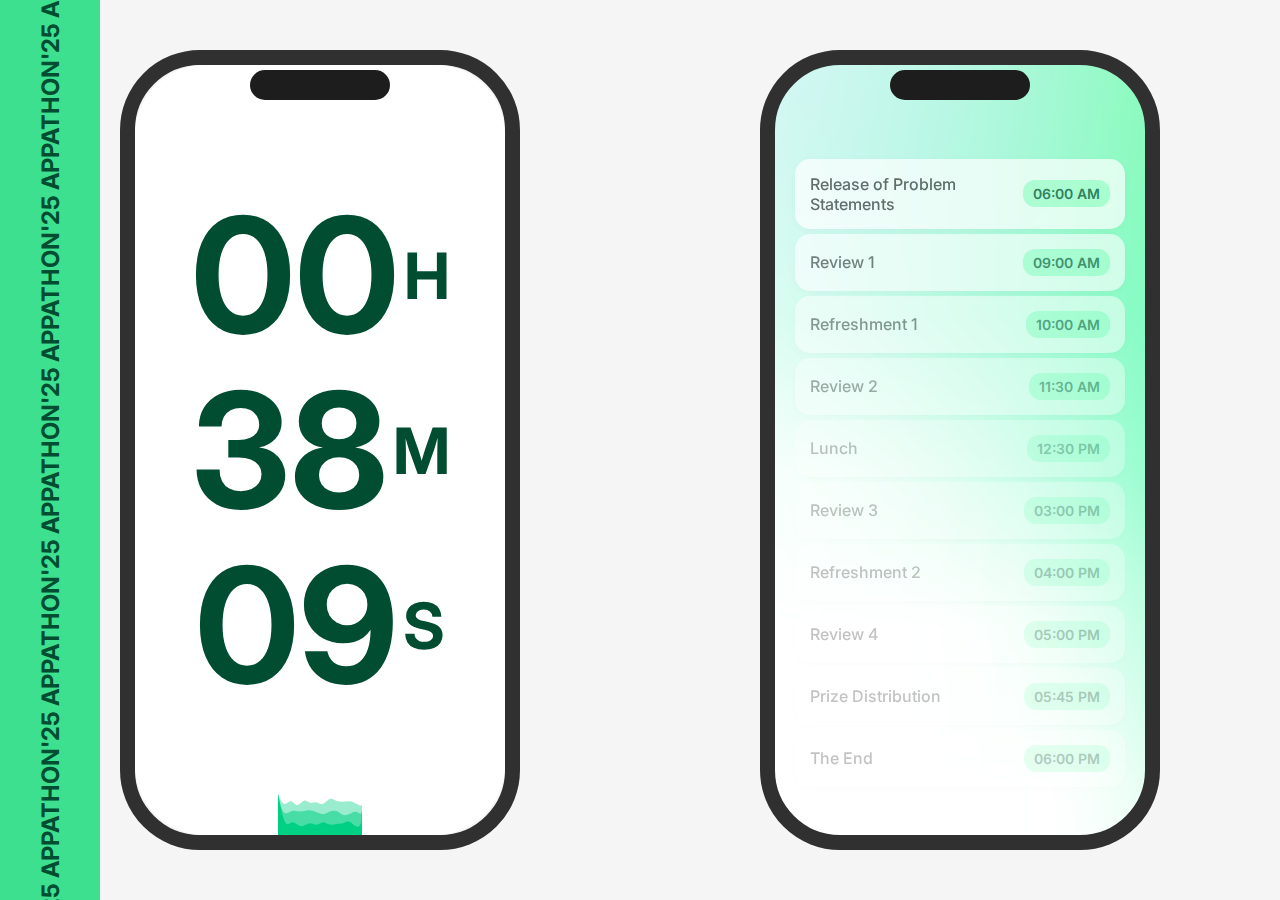
<file: index.html>
<!DOCTYPE html>
<html lang="en">

<head>
  <meta charset="UTF-8">
  <meta name="viewport" content="width=device-width, initial-scale=1.0">
  <title>APPATHON Countdown</title>
  <link rel="preconnect" href="https://fonts.googleapis.com">
  <link rel="preconnect" href="https://fonts.gstatic.com" crossorigin>
  <link href="https://fonts.googleapis.com/css2?family=Inter:wght@400;500;600;700&display=swap" rel="stylesheet">
  <style>
    :root {
      --primary-green: #3DE08F;
      --dark-green: #004D31;
      --light-green: #E0FFE9;
      --medium-green: #B0FFD2;
    }

    * {
      margin: 0;
      padding: 0;
      box-sizing: border-box;
      font-family: 'Inter', sans-serif;
    }

    body {
      background-color: #f5f5f5;
      /* display: flex; */
      flex-direction: row;
      /* align-items: flex-start; */
      height: 100vh;
      width: 100vw;
      overflow-x: hidden;
    }

    /* Marquee Section */
    .marquee-section {
      display: flex;
      background-color: var(--primary-green);
      color: var(--dark-green);
      font-weight: 700;
      font-size: 24px;
      padding: 15px 0;
      overflow: clip;
      position: absolute;
      height: 100vh;
      width: 100px;
      display: flex;
      align-items: center;
      justify-content: center;
    }

    .marquee-content {
      display: flex;
      white-space: nowrap;
      animation: marquee 30s linear infinite;
      text-orientation: sideways;
      writing-mode: sideways-lr;
      align-items: center;
      justify-content: center;
    }

    .marquee-item {
      padding: 0 20px;
    }

    @keyframes marquee {
      0% {
        transform: translateY(50%);
      }

      100% {
        transform: translateY(-50%);
      }
    }

    /* Main Container */
    .main-container {
      display: flex;
      justify-content: center;
      align-items: center;
      /* flex-wrap: wrap; */
      padding: 40px 20px;
      width: 100vw;
      height: 100vh;
      gap: 200px;
    }

    /* Phone Containers */
    .phone-container {
      width: 400px;
      height: 800px;
      border: 15px solid #303030;
      border-radius: 80px;
      padding: 0px;
      position: relative;
      margin: 20px;
    }

    .phone-screen {
      width: 100%;
      height: 100%;
      background-color: white;
      border-radius: 30px;
      overflow: hidden;
      position: relative;
    }

    .dynamic-island {
      position: absolute;
      top: 5px;
      left: 50%;
      transform: translateX(-50%);
      width: 140px;
      height: 30px;
      background-color: #1d1d1d;
      border-radius: 20px;
      z-index: 10;
    }

    /* Timer Phone */
    .phone-screen {
      color: var(--dark-green);
      display: flex;
      flex-direction: column;
      justify-content: center;
      align-items: center;
      text-align: center;
      border-radius: 70px;
      overflow: hidden;
    }

    .timer-container {
      display: flex;
      align-items: center;
      flex-direction: column;
      gap: 15px;
      width: 80%;
      z-index: 2;
    }

    .timer-value {
      font-size: 160px;
      font-weight: 700;
      line-height: 1;
    }

    .timer-unit {
      font-size: 64px;
      font-weight: 700;
      margin-left: 5px;
    }

    /* Agenda Phone */
    .agenda-phone .phone-screen {
      padding-top: 60px;
      display: flex;
      flex-direction: column;
      align-items: center;
      gap: 15px;
      padding: 60px 15px 15px;
      background: none;
    }

    .agenda-item {
      width: 100%;
      background-color: white;
      border-radius: 15px;
      padding: 15px;
      display: flex;
      justify-content: space-between;
      align-items: center;
      box-shadow: 0 2px 10px rgba(0, 0, 0, 0.05);
      transition: all 0.3s ease;
    }

    .agenda-title {
      font-weight: 500;
      color: #333;
      width: 200px;
      overflow: hidden;
      text-align: left;
    }

    .agenda-time {
      background-color: var(--medium-green);
      color: var(--dark-green);
      padding: 5px 10px;
      border-radius: 12px;
      font-weight: 600;
      font-size: 14px;
    }

    .agenda-next {
      transform: scale(1.05);
      background-color: var(--primary-green);
      box-shadow: 0 5px 15px rgba(61, 224, 143, 0.3);
    }

    .agenda-next .agenda-title {
      font-weight: 700;
      color: var(--dark-green);
    }

    .agenda-completed {
      opacity: 0.6;
    }

    .agenda-upcoming {
      opacity: 0.8;
    }

    @keyframes fadeIn {
      from {
        opacity: 0;
        transform: translateY(20px);
      }

      to {
        opacity: 1;
        transform: translateY(0);
      }
    }

    .new-agenda {
      animation: fadeIn 0.5s ease-out forwards;
    }

    .timer-container>div {
      display: flex;
      align-items: center;
      justify-content: center;
      width: 100%;
    }

    svg#wave-svg {
      display: none;
      border-radius: 30px;
      overflow: hidden;
    }

    div#agenda-container {
      display: flex;
      align-items: center;
      flex-direction: column;
      gap: 5px;
      word-wrap: break-word;
      width: 100%;
      padding: 0 5px;
    }

    img#wave-svg {
      position: absolute;
      bottom: 0;
      height: calc(var(--percentage) * 100%);
      z-index: 1;
    }

    .phone-container.agenda-phone {
      background-image: url("./static/mesh-91.png");
      background-size: auto;
      background-color: transparent !important;
    }
  </style>
</head>

<body>
  <!-- Marquee Section -->
  <div class="marquee-section">
    <div class="marquee-content">
      APPATHON'25 APPATHON'25 APPATHON'25 APPATHON'25 APPATHON'25 APPATHON'25 APPATHON'25 APPATHON'25 APPATHON'25
      APPATHON'25 APPATHON'25 APPATHON'25 APPATHON'25 APPATHON'25 APPATHON'25 APPATHON'25 APPATHON'25 APPATHON'25
      APPATHON'25 APPATHON'25 APPATHON'25 APPATHON'25 APPATHON'25 APPATHON'25 APPATHON'25 APPATHON'25 APPATHON'25
      APPATHON'25 APPATHON'25 APPATHON'25 APPATHON'25 APPATHON'25 APPATHON'25
    </div>
  </div>

  <!-- Main Container -->
  <div class="main-container">
    <!-- Timer Phone -->
    <div class="phone-container timer-phone">
      <div class="dynamic-island"></div>
      <div class="phone-screen">
        <div class="timer-container">
          <div>
            <span id="hours-value" class="timer-value">06</span>
            <span class="timer-unit">H</span>
          </div>
          <div>
            <span id="minutes-value" class="timer-value">34</span>
            <span class="timer-unit">M</span>
          </div>
          <div>
            <span id="seconds-value" class="timer-value">45</span>
            <span class="timer-unit">S</span>
          </div>
        </div>
        <img id="wave-svg" src="./static/waves.svg" />
      </div>
    </div>

    <!-- Agenda Phone -->
    <div class="phone-container agenda-phone">
      <div class="dynamic-island"></div>
      <div class="phone-screen">
        <div id="agenda-container">
          <!-- Agenda items will be populated here -->
        </div>
      </div>
    </div>
  </div>

  <script>
    // Sample agenda data - this would be provided externally
    const agenda_data = {
      0: { agenda_title: "Release of Problem Statements", agenda_time: "06:00 AM" },
      1: { agenda_title: "Review 1", agenda_time: "09:00 AM" },
      2: { agenda_title: "Refreshment 1", agenda_time: "10:00 AM" },
      3: { agenda_title: "Review 2", agenda_time: "11:30 AM" },
      4: { agenda_title: "Lunch", agenda_time: "12:30 PM" },
      5: { agenda_title: "Review 3", agenda_time: "03:00 PM" },
      6: { agenda_title: "Refreshment 2", agenda_time: "04:00 PM" },
      7: { agenda_title: "Review 4", agenda_time: "05:00 PM" },
      8: { agenda_title: "Prize Distribution", agenda_time: "05:45 PM" },
      9: { agenda_title: "The End", agenda_time: "06:00 PM" }
    };

    // Function to update timer
    function updateTimer() {
      const now = new Date();
      const endTime = new Date();

      // Set end time to 6:00 PM today
      endTime.setHours(18, 0, 0, 0);

      // If current time is past 6 PM, set to tomorrow
      if (now > endTime) {
        endTime.setDate(endTime.getDate() + 1);
      }

      if (now.getHours() >= 18) {
        document.querySelector('.timer-container').textContent = "End";
        document.querySelector('.timer-container').style.fontSize = "100px";
        document.querySelector('.timer-container').style.fontWeight = "1000";
        document.querySelector('.timer-container').style.textTransform = "uppercase";
        document.getElementById('wave-svg').style.setProperty('--percentage', 0);
        return;
      }

      // Calculate time difference
      const timeDiff = endTime - now;

      // Calculate hours, minutes, seconds
      const hours = Math.floor(timeDiff / (1000 * 60 * 60));
      const minutes = Math.floor((timeDiff % (1000 * 60 * 60)) / (1000 * 60));
      const seconds = Math.floor((timeDiff % (1000 * 60)) / 1000);

      
      // Calculate percentage for SVG animation
      const totalMinutesInHalfDay = 12 * 60;
      const remainingMinutes = hours * 60 + minutes;
      const percentage = remainingMinutes / totalMinutesInHalfDay;
      
      // Set custom property for SVG animation
      document.getElementById('wave-svg').style.setProperty('--percentage', percentage);
      
      
      // Update timer display
      document.getElementById('hours-value').textContent = hours.toString().padStart(2, '0');
      document.getElementById('minutes-value').textContent = minutes.toString().padStart(2, '0');
      document.getElementById('seconds-value').textContent = seconds.toString().padStart(2, '0');
    }

    // Function to update agenda
    function updateAgenda() {
      const agendaContainer = document.getElementById('agenda-container');
      agendaContainer.innerHTML = '';

      const now = new Date();
      const currentHour = now.getHours();
      const currentMinute = now.getMinutes();
      const currentTimeString = `${currentHour.toString().padStart(2, '0')}:${currentMinute.toString().padStart(2, '0')}`;

      let foundNext = false;
      let nextIndex = -1;

      // First pass: find the next agenda
      for (const [index, item] of Object.entries(agenda_data)) {
        const [agendaHour, agendaMinute] = item.agenda_time.split(':').map(Number);
        const agendaDate = new Date();
        agendaDate.setHours(agendaHour, agendaMinute, 0, 0);

        if (agendaDate > now && !foundNext) {
          foundNext = true;
          nextIndex = parseInt(index);
          break;
        }
      }

      // Second pass: create agenda items
      for (const [index, item] of Object.entries(agenda_data)) {
        const i = parseInt(index);
        const agendaItem = document.createElement('div');
        agendaItem.className = 'agenda-item';

        // Determine agenda status
        if (i < nextIndex) {
          agendaItem.classList.add('agenda-completed');
        } else if (i === nextIndex) {
          agendaItem.classList.add('agenda-next');
        } else {
          agendaItem.classList.add('agenda-upcoming');
          // Reduce opacity further for items further in the future
          agendaItem.style.opacity = Math.max(0.3, 0.8 - (i - nextIndex) * 0.1);
        }

        agendaItem.innerHTML = `
        <div class="agenda-title">${item.agenda_title}</div>
        <div class="agenda-time">${item.agenda_time}</div>
      `;

        agendaContainer.appendChild(agendaItem);
      }
    }

    // Initialize and set intervals
    updateTimer();
    updateAgenda();

    // Update timer every second
    setInterval(updateTimer, 1000);

    // Update agenda every minute
    setInterval(updateAgenda, 60000);

    // Check for agenda transitions
    setInterval(() => {
      const now = new Date();
      const currentMinute = now.getMinutes();
      const currentSecond = now.getSeconds();

      // Check if we're at the start of a minute (or close to it)
      if (currentSecond === 0 || currentSecond === 1) {
        // For each agenda item, check if it's starting now
        for (const item of Object.values(agenda_data)) {
          const [agendaHour, agendaMinute] = item.agenda_time.split(':').map(Number);

          if (agendaHour === now.getHours() && agendaMinute === currentMinute) {
            // Trigger agenda transition animation
            updateAgenda();

            // Add animation class to new "next" item
            setTimeout(() => {
              const nextItem = document.querySelector('.agenda-next');
              if (nextItem) {
                nextItem.classList.add('new-agenda');
              }
            }, 100);

            break;
          }
        }
      }
    }, 1000);
  </script>
</body>

</html>
</file>
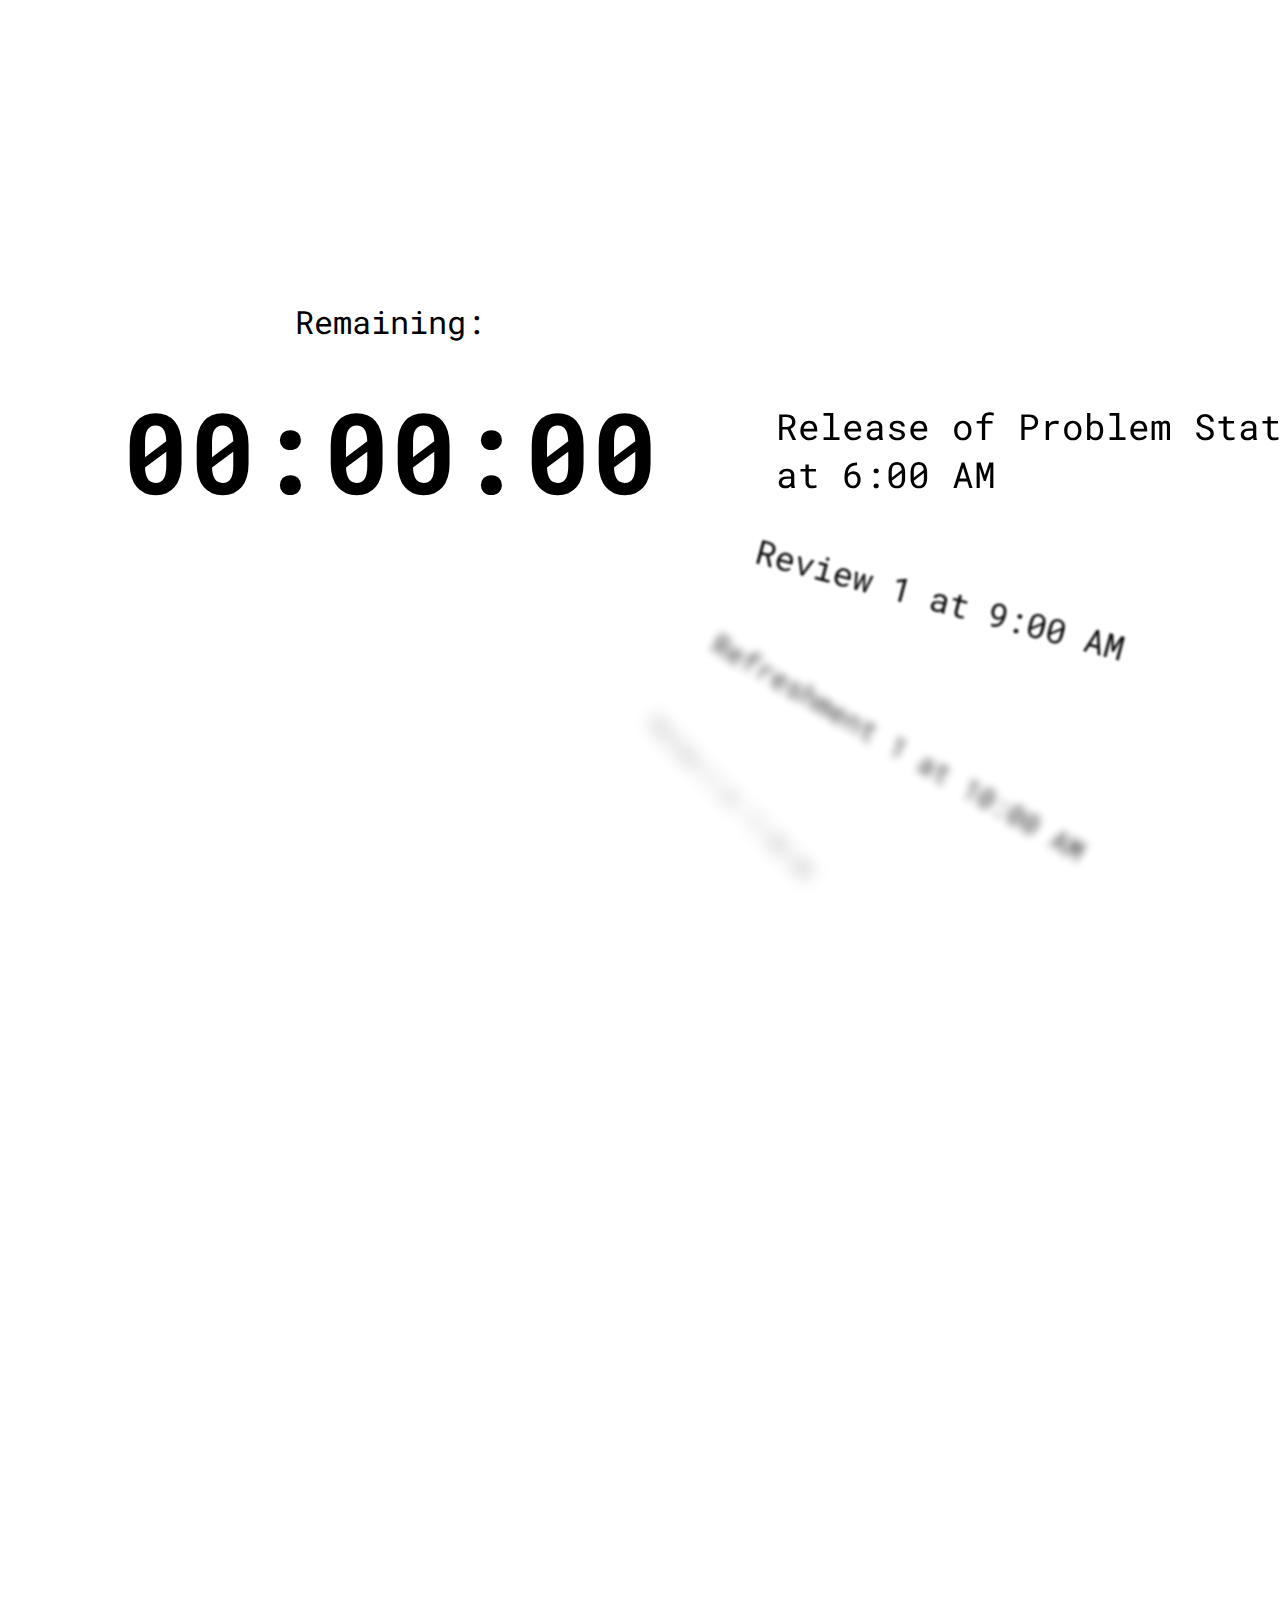
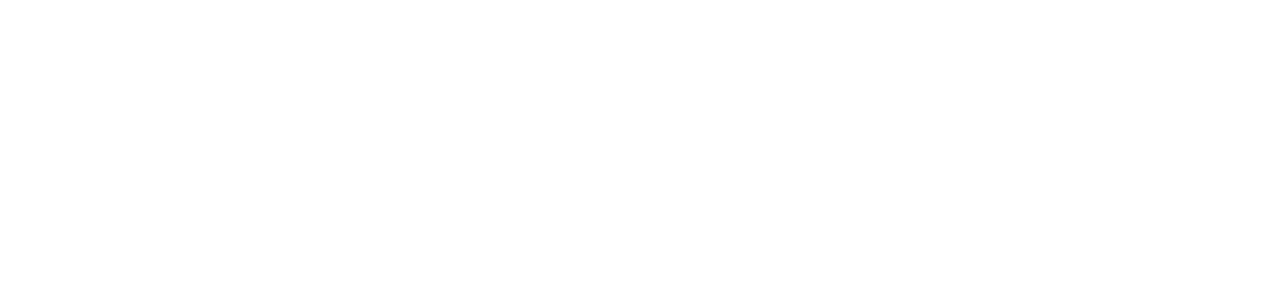
<file: v0.html>
<!DOCTYPE html>
<html lang="en">

<head>
    <meta charset="UTF-8">
    <meta name="viewport" content="width=device-width, initial-scale=1.0">
    <title>Document</title>
    <link rel="stylesheet" href="/style.css">
    <script src="/script.js" defer></script>
</head>

<body>

    <section id="page">

        <div id="timer-container" class="timer-container">

            <div class="clock">

                <div class="timer-placeholder">Remaining:</div>
                <div id="timer">00:00:00</div>

            </div>
            <div class="agenda-container">
    
                <ul class="list">
                    <li class="agenda" style="--ai:0; --oi:0;">Release of Problem Statements at <span>6:00 AM</span></li>
                    <li class="agenda" style="--ai:1; --oi:1;">Review 1 at <span>9:00 AM</span></li>
                    <li class="agenda" style="--ai:2; --oi:2;">Refreshment 1 at <span>10:00 AM</span></li>
                    <li class="agenda" style="--ai:3; --oi:3;">Review 2 at <span>11:30 AM</span></li>
                    <li class="agenda" style="--ai:4; --oi:4;">Lunch at <span>12:30 PM</span></li>
                    <li class="agenda" style="--ai:5; --oi:5;">Review 3 at <span>3:00 PM</span></li>
                    <li class="agenda" style="--ai:6; --oi:6;">Refreshment 2 at <span>4:00 PM</span></li>
                    <li class="agenda" style="--ai:7; --oi:7;">Review 4 at <span>5:00 PM</span></li>
                    <li class="agenda" style="--ai:8; --oi:8;">Prize Distribution at <span>5:45 PM</span></li>
                    <li class="agenda" style="--ai:9; --oi:9;">The End at <span>6:00 PM</span></li>
                </ul>
    
            </div>
        </div>

        <div class="dummy"></div>

    </section>

</body>

</html>
</file>
<file: style.css>
* {
    padding: 0;
    margin: 0;
}

@font-face {
    font-family: "Roboto Mono";
    src: url("/static/fonts/Roboto_Mono/RobotoMono-VariableFont_wght.ttf");
}

body {
    width: 100vw;
    height: 100vh;
    font-family: "Roboto Mono", monospace;
    display: flex;
    align-items: center;
    justify-content: center;
    overflow: hidden;
}

.timer-placeholder {
    font-size: 2em;
    position: absolute;
    top: 300px;
}

.clock {
    border: 1px solid #ffffff00;
    aspect-ratio: 1 / 1;
    padding: 50px;
    display: flex;
    align-items: center;
    justify-content: center;
    flex-direction: column;
    border-radius: 50%;
    background: white;
}

div#timer {
    font-size: 7em;
    font-weight: bold;
}

.timer-container {
    display: flex;
    align-items: center;
    justify-content: center;
    padding: 15px;
    border-radius: 50%;
    aspect-ratio: 1 / 1;
    border: 1px solid #fff;
    background: conic-gradient(#2c2c2c var(--i), #bebebe 0);
}

section#page {
    display: flex;
    align-items: flex-start;
    justify-content: center;
    height: 100vh;
    display: flex;
    align-items: center;
    justify-content: flex-start;
    margin: auto;
}

.agenda-container {
    position: absolute;
    display: flex;
    align-items: center;
    justify-content: center;
    width: 670px;
    aspect-ratio: 1 / 1;
}

li {
    border: 1px solid #00000000;
    list-style: none;
    position: absolute;
    width: 100%;
    padding: 0 385px;
    transform-origin: 0% 0%;
    transform: rotate(calc(var(--ai) * 15deg));
    transition: 3s;
    filter: blur( calc((var(--ai) * var(--ai)) * 1px) );
    font-size: calc(2px * (18 - (var(--ai)*var(--ai))));
    opacity: calc(1 - var(--ai)*var(--ai)/20);
}

ul.list {
    display: flex;
    align-items: flex-start;
    justify-content: center;
    flex-direction: column;
}

.dummy {
    width: 500px;
    aspect-ratio: 1 / 1;
}
</file>
